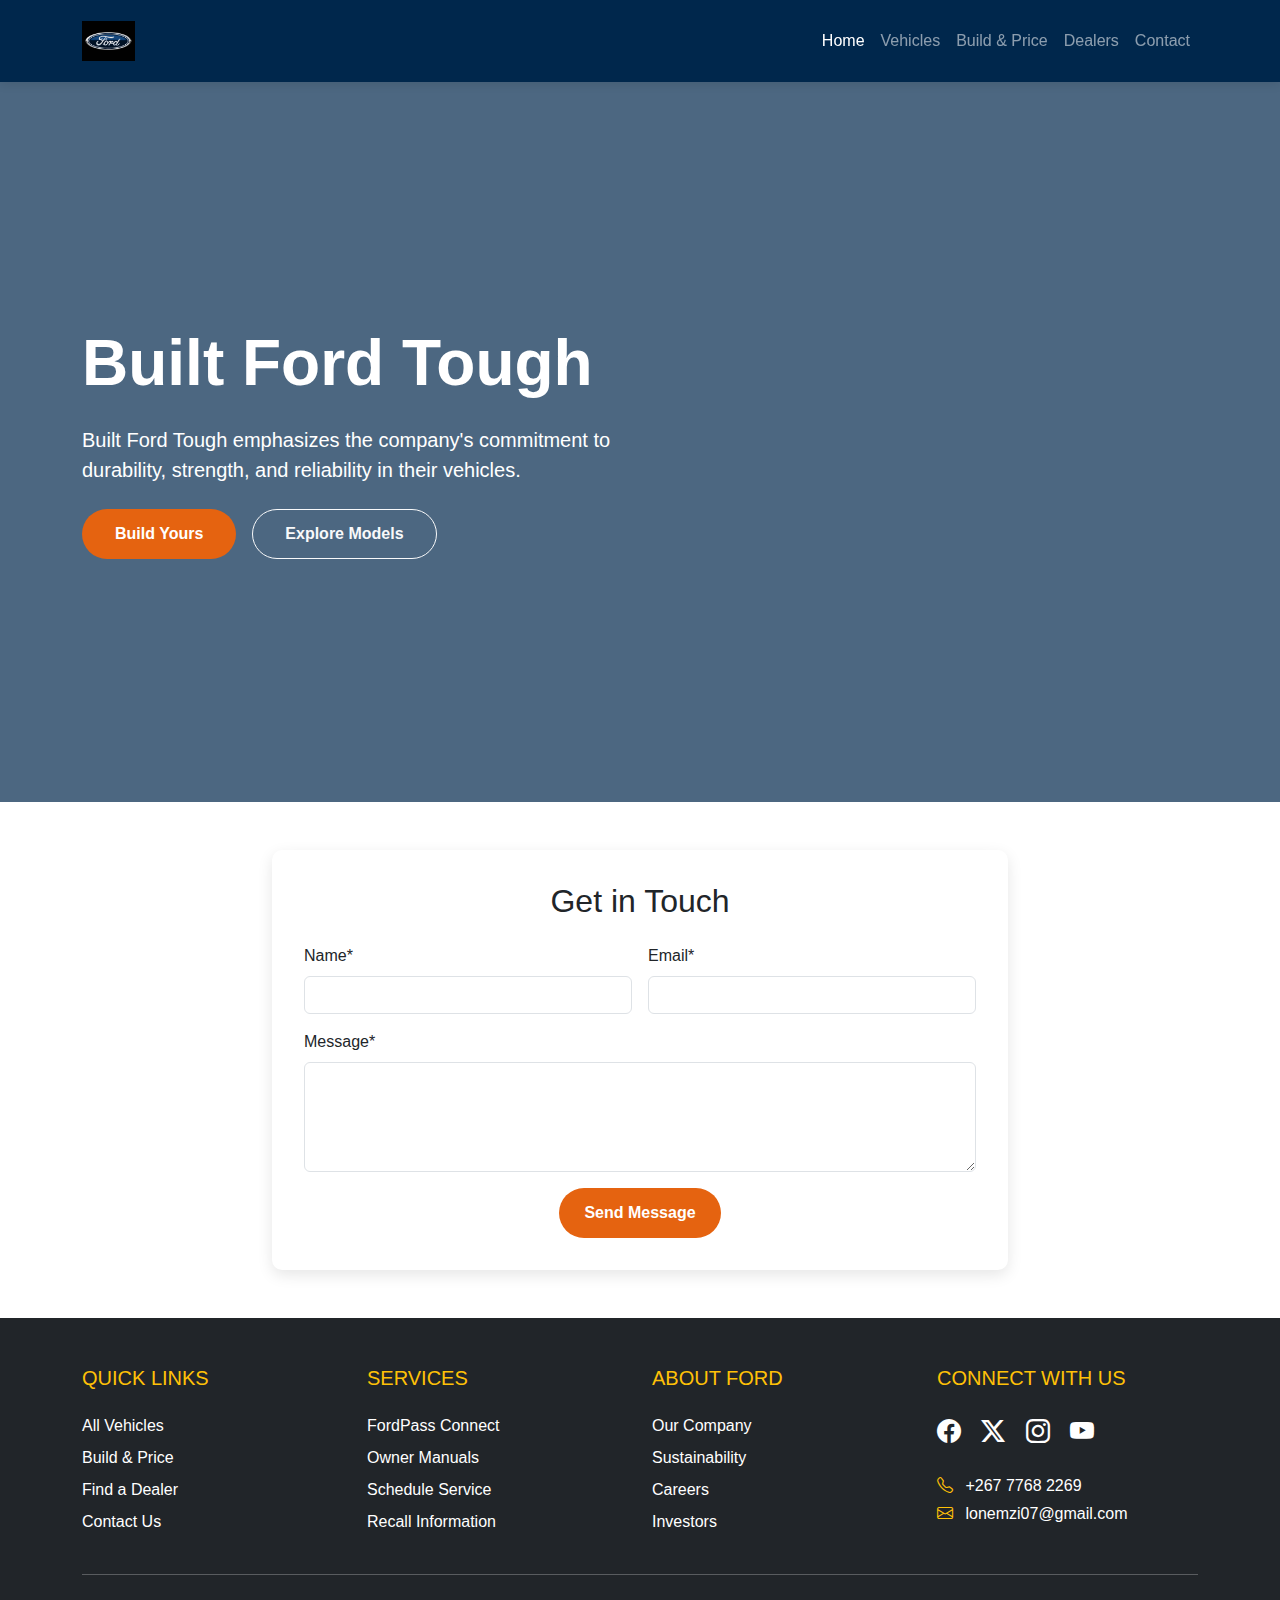
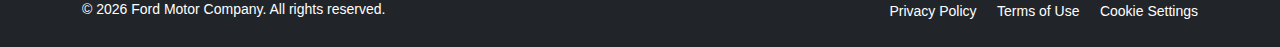
<file: index.html>
<!DOCTYPE html>
<html lang="en">
<head>

  <meta charset="UTF-8">
  <meta name="viewport" content="width=device-width, initial-scale=1.0">
  
  <title>Ford | Built Ford </title>
  
  
  <link href="https://cdn.jsdelivr.net/npm/bootstrap@5.3.2/dist/css/bootstrap.min.css" rel="stylesheet">
  
  
  <style>
    :root {
      --ford-blue: #00274C;
      --ford-orange: #E56310;
      --ford-light: #F5F5F5;
    }
    
    body {
      font-family: 'Segoe UI', Tahoma, Geneva, Verdana, sans-serif;
    }
    
    .navbar {
      background-color: var(--ford-blue) !important;
      padding: 1rem 0;
      box-shadow: 0 2px 10px rgba(0, 0, 0, 0.1);
    }
    
    .navbar-brand img {
      height: 40px;
    }
    
    .nav-link {
      font-weight: 500;
      padding: 0.5rem 1rem;
      transition: all 0.3s ease;
    }
    
    .nav-link:hover {
      color: var(--ford-orange) !important;
    }
    
    .hero-section {
      background: url('https://www.ford.com/cmslibs/content/dam/vdm_ford/live/en_us/ford/nameplate/f-150/2023/collections/3-2/23_FRD_F15_1005.jpg') no-repeat center center;
      background-size: cover;
      min-height: 80vh;
      position: relative;
    }
    
    .hero-overlay {
      background-color: rgba(0, 39, 76, 0.7);
    }
    
    .btn-ford {
      background-color: var(--ford-orange);
      color: white;
      border-radius: 50px;
      padding: 0.75rem 2rem;
      font-weight: 600;
      transition: all 0.3s ease;
    }
    
    .btn-ford:hover {
      background-color: #d4560d;
      color: white;
      transform: translateY(-2px);
    }
    
    .btn-outline-light {
      border-radius: 50px;
      padding: 0.75rem 2rem;
      font-weight: 600;
      transition: all 0.3s ease;
    }
    
    .contact-form {
      background-color: white;
      border-radius: 10px;
      padding: 2rem;
      box-shadow: 0 5px 15px rgba(0,0,0,0.1);
    }
    
    .form-control:focus {
      border-color: var(--ford-orange);
      box-shadow: 0 0 0 0.25rem rgba(229, 99, 16, 0.25);
    }
    
    footer {
      background-color: #212529;
    }
    
    footer a {
      transition: color 0.3s ease;
    }
    
    footer a:hover {
      color: var(--ford-orange) !important;
    }
  </style>
  
  <link rel="stylesheet" href="https://cdn.jsdelivr.net/npm/bootstrap-icons@1.11.1/font/bootstrap-icons.css">
</head>
<body>
  
  <nav class="navbar navbar-expand-lg navbar-dark sticky-top">
    <div class="container">
      <a class="navbar-brand" href="index.html">
        <img src="Yes I suffer from Blue Oval Addiction_.jpeg" alt="Ford" height="40">
      </a>
      <button class="navbar-toggler" type="button" data-bs-toggle="collapse" data-bs-target="#fordNavbar">
        <span class="navbar-toggler-icon"></span>
      </button>
      <div class="collapse navbar-collapse" id="fordNavbar">
        <ul class="navbar-nav ms-auto mb-2 mb-lg-0">
          <li class="nav-item">
            <a class="nav-link active" href="index.html">Home</a>
          </li>
          <li class="nav-item">
            <a class="nav-link" href="vehicles.html">Vehicles</a>
          </li>
          <li class="nav-item">
            <a class="nav-link" href="build-prices.html">Build & Price</a>
          </li>
          <li class="nav-item">
            <a class="nav-link" href="dealers.html">Dealers</a>
          </li>
          <li class="nav-item">
            <a class="nav-link" href="Contact.html">Contact</a>
          </li>
        </ul>
      </div>
    </div>
  </nav>

  
  <section class="hero-section d-flex align-items-center">
    <div class="hero-overlay w-100 h-100 position-absolute"></div>
    <div class="container position-relative text-white py-5">
      <div class="row">
        <div class="col-lg-6">
          <h1 class="display-3 fw-bold mb-4">Built Ford Tough</h1>
          <p class="lead mb-4">Built Ford Tough emphasizes the company's commitment to durability, strength, and reliability in their vehicles. </p>
          <div class="d-flex flex-wrap gap-3">
            <a href="build-prices.html" class="btn btn-ford">Build Yours</a>
            <a href="vehicles.html" class="btn btn-outline-light">Explore Models</a>
          </div>
        </div>
      </div>
    </div>
  </section>

  
  <div class="container my-5">
    <div class="row justify-content-center">
      <div class="col-lg-8">
        <div class="contact-form">
          <h2 class="text-center mb-4">Get in Touch</h2>
          <form id="quickContactForm" novalidate>
            <div class="row g-3">
              <div class="col-md-6">
                <label for="name" class="form-label">Name*</label>
                <input type="text" class="form-control" id="name" required>
                <div class="invalid-feedback">Please provide your name.</div>
              </div>
              <div class="col-md-6">
                <label for="email" class="form-label">Email*</label>
                <input type="email" class="form-control" id="email" required>
                <div class="invalid-feedback">Please provide a valid email.</div>
              </div>
              <div class="col-12">
                <label for="message" class="form-label">Message*</label>
                <textarea class="form-control" id="message" rows="4" required></textarea>
                <div class="invalid-feedback">Please enter your message.</div>
              </div>
              <div class="col-12 text-center">
                <button type="submit" class="btn btn-ford px-4">Send Message</button>
              </div>
            </div>
          </form>
        </div>
      </div>
    </div>
  </div>


  <footer class="bg-dark text-white pt-5 pb-4">
    <div class="container">
      <div class="row g-4">
        
        
        <div class="col-lg-3 col-md-6">
          <h5 class="text-uppercase text-warning mb-4">Quick Links</h5>
          <ul class="list-unstyled">
            <li class="mb-2"><a href="vehicles.html" class="text-white text-decoration-none">All Vehicles</a></li>
            <li class="mb-2"><a href="build-prices.html" class="text-white text-decoration-none">Build & Price</a></li>
            <li class="mb-2"><a href="dealers.html" class="text-white text-decoration-none">Find a Dealer</a></li>
            <li class="mb-2"><a href="contact.html" class="text-white text-decoration-none">Contact Us</a></li>
          </ul>
        </div>
        
        
        <div class="col-lg-3 col-md-6">
          <h5 class="text-uppercase text-warning mb-4">Services</h5>
          <ul class="list-unstyled">
            <li class="mb-2"><a href="#" class="text-white text-decoration-none">FordPass Connect</a></li>
            <li class="mb-2"><a href="#" class="text-white text-decoration-none">Owner Manuals</a></li>
            <li class="mb-2"><a href="#" class="text-white text-decoration-none">Schedule Service</a></li>
            <li class="mb-2"><a href="#" class="text-white text-decoration-none">Recall Information</a></li>
          </ul>
        </div>
        
        
        <div class="col-lg-3 col-md-6">
          <h5 class="text-uppercase text-warning mb-4">About Ford</h5>
          <ul class="list-unstyled">
            <li class="mb-2"><a href="#" class="text-white text-decoration-none">Our Company</a></li>
            <li class="mb-2"><a href="#" class="text-white text-decoration-none">Sustainability</a></li>
            <li class="mb-2"><a href="#" class="text-white text-decoration-none">Careers</a></li>
            <li class="mb-2"><a href="#" class="text-white text-decoration-none">Investors</a></li>
          </ul>
        </div>
        
        
        <div class="col-lg-3 col-md-6">
          <h5 class="text-uppercase text-warning mb-4">Connect With Us</h5>
          <div class="mb-4">
            <a href="#" class="text-white me-3"><i class="bi bi-facebook fs-4"></i></a>
            <a href="#" class="text-white me-3"><i class="bi bi-twitter-x fs-4"></i></a>
            <a href="#" class="text-white me-3"><i class="bi bi-instagram fs-4"></i></a>
            <a href="#" class="text-white me-3"><i class="bi bi-youtube fs-4"></i></a>
          </div>
          <div>
            <p class="mb-1"><i class="bi bi-telephone text-warning me-2"></i> +267 7768 2269</p>
            <p class="mb-1"><i class="bi bi-envelope text-warning me-2"></i> lonemzi07@gmail.com</p>
          </div>
        </div>
      </div>
      
      <hr class="my-4 bg-secondary">
      
     
      <div class="row">
        <div class="col-md-6 text-center text-md-start">
          <p class="small mb-0">&copy; 2023 Ford Motor Company. All rights reserved.</p>
        </div>
        <div class="col-md-6 text-center text-md-end">
          <a href="#" class="text-white text-decoration-none small me-3">Privacy Policy</a>
          <a href="#" class="text-white text-decoration-none small me-3">Terms of Use</a>
          <a href="#" class="text-white text-decoration-none small">Cookie Settings</a>
        </div>
      </div>
    </div>
  </footer>

  
  <script src="https://cdn.jsdelivr.net/npm/bootstrap@5.3.2/dist/js/bootstrap.bundle.min.js"></script>
  
  
  <script>
    document.addEventListener('DOMContentLoaded', function() {
      
      const form = document.getElementById('quickContactForm');
      
      form.addEventListener('submit', function(event) {
        event.preventDefault();
        event.stopPropagation();
        
        if (form.checkValidity()) {
          
          setTimeout(function() {
            
            alert('Thank you! Your message has been sent. We will contact you soon.');
            
          
            form.reset();
            form.classList.remove('was-validated');
          }, 1000);
        }
        
        form.classList.add('was-validated');
      }, false);
      
      
      document.querySelectorAll('a[href^="#"]').forEach(anchor => {
        anchor.addEventListener('click', function(e) {
          e.preventDefault();
          document.querySelector(this.getAttribute('href')).scrollIntoView({
            behavior: 'smooth'
          });
        });
      });
      
      
      document.querySelector('footer .small').textContent = `© ${new Date().getFullYear()} Ford Motor Company. All rights reserved.`;
    });
  </script>
</body>
</html>
</file>
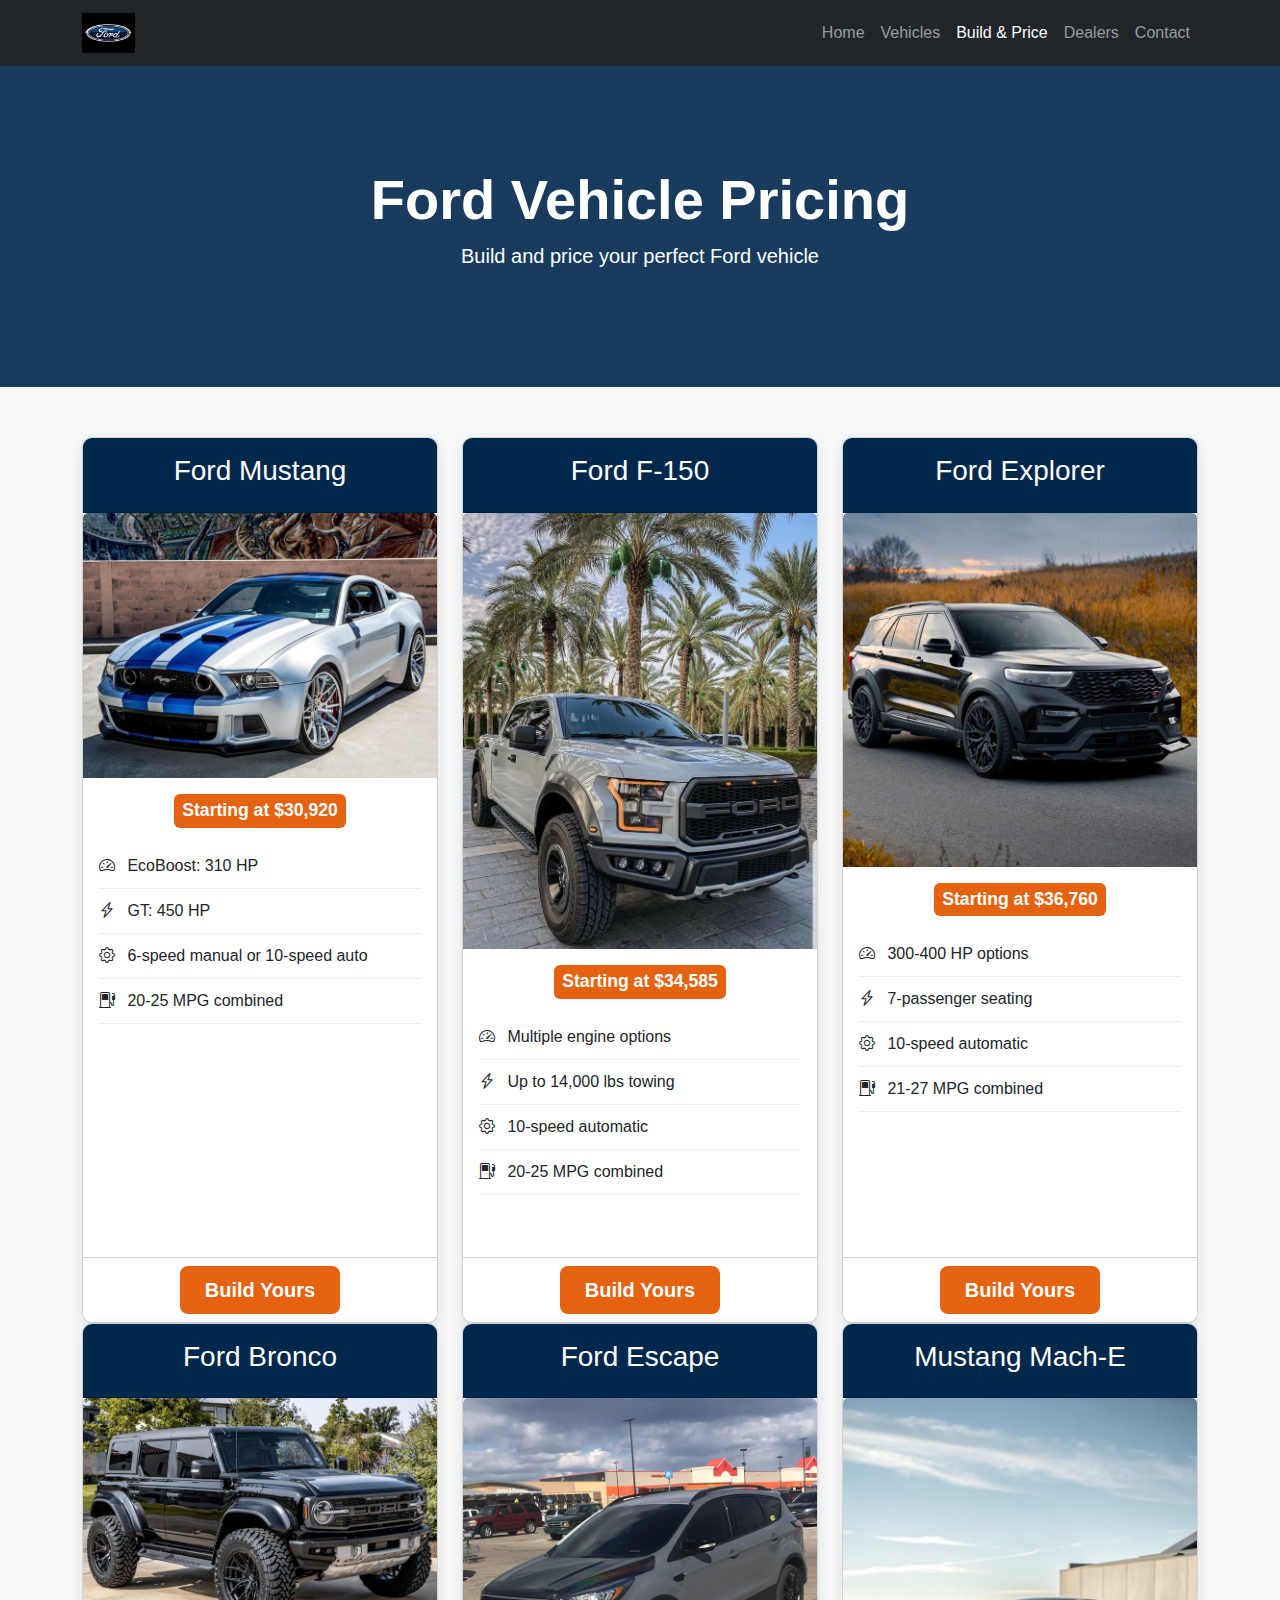
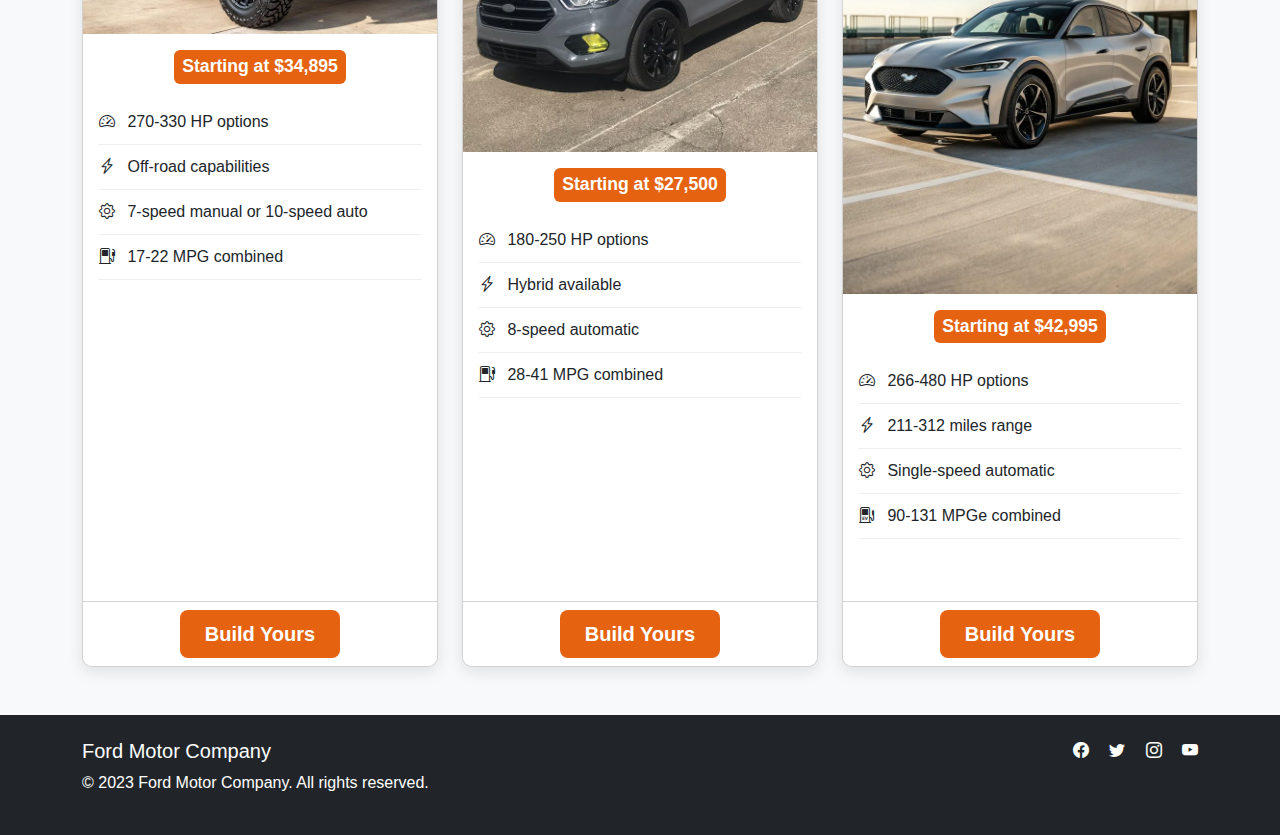
<file: build-prices.html>
<!DOCTYPE html>
<html lang="en">
<head>
  
  <meta charset="UTF-8">
  <meta name="viewport" content="width=device-width, initial-scale=1.0">
  
  
  <title>Ford | Build & Price</title>
  
  
  <link href="https://cdn.jsdelivr.net/npm/bootstrap@5.3.2/dist/css/bootstrap.min.css" rel="stylesheet">
  
  
  <style>
    :root {
      --ford-blue: #00274C;
      --ford-orange: #E56310;
    }
    
    body {
      font-family: 'Arial', sans-serif;
      background-color: #f8f9fa;
    }
    
    .price-header {
      background: linear-gradient(rgba(0, 39, 76, 0.9), rgba(0, 39, 76, 0.9)), 
                  url('https://www.ford.com/cmslibs/content/dam/vdm_ford/live/en_us/ford/nameplate/bronco/2022/collections/3_2/22_FRD_BRO_1005.jpg') center/cover;
      color: white;
      padding: 100px 0;
      margin-bottom: 50px;
    }
    
    .price-card {
      transition: transform 0.3s ease;
      border-radius: 10px;
      overflow: hidden;
      margin-bottom: 30px;
      box-shadow: 0 5px 15px rgba(0,0,0,0.1);
    }
    
    .price-card:hover {
      transform: translateY(-10px);
    }
    
    .price-card .card-header {
      background-color: var(--ford-blue);
      color: white;
      font-weight: bold;
    }
    
    .price-badge {
      background-color: var(--ford-orange);
      font-size: 1.1rem;
    }
    
    .spec-item {
      border-bottom: 1px solid #eee;
      padding: 10px 0;
    }
    
    .btn-ford {
      background-color: var(--ford-orange);
      color: white;
      font-weight: bold;
    }
    
    .btn-ford:hover {
      background-color: #d4560d;
      color: white;
    }
  </style>
  
  
  <link rel="stylesheet" href="https://cdn.jsdelivr.net/npm/bootstrap-icons@1.11.1/font/bootstrap-icons.css">
</head>
<body>
  
  <nav class="navbar navbar-expand-lg navbar-dark bg-dark sticky-top">
    <div class="container">
      <a class="navbar-brand" href="index.html">
        <img src="Yes I suffer from Blue Oval Addiction_.jpeg" alt="Ford" height="40">
      </a>
      <button class="navbar-toggler" type="button" data-bs-toggle="collapse" data-bs-target="#fordNavbar">
        <span class="navbar-toggler-icon"></span>
      </button>
      <div class="collapse navbar-collapse" id="fordNavbar">
        <ul class="navbar-nav ms-auto mb-2 mb-lg-0">
          <li class="nav-item">
            <a class="nav-link" href="index.html">Home</a>
          </li>
          <li class="nav-item">
            <a class="nav-link" href="vehicles.html">Vehicles</a>
          </li>
          <li class="nav-item">
            <a class="nav-link active" href="build-prices.html">Build & Price</a>
          </li>
          <li class="nav-item">
            <a class="nav-link" href="dealers.html">Dealers</a>
          </li>
          <li class="nav-item">
            <a class="nav-link" href="feedback.html">Contact</a>
          </li>
        </ul>
      </div>
    </div>
  </nav>

  
  <header class="price-header text-center">
    <div class="container">
      <h1 class="display-4 fw-bold">Ford Vehicle Pricing</h1>
      <p class="lead">Build and price your perfect Ford vehicle</p>
    </div>
  </header>

  
  <div class="container mb-5">
    <div class="row">
      
      <div class="col-lg-4 col-md-6">
        <div class="card price-card h-100">
          <div class="card-header text-center py-3">
            <h3>Ford Mustang</h3>
          </div>
          <img src="Ford Mustang.jpeg" class="card-img-top" alt="Ford Mustang">
          <div class="card-body">
            <div class="text-center mb-3">
              <span class="badge price-badge p-2">Starting at $30,920</span>
            </div>
            <ul class="list-unstyled">
              <li class="spec-item"><i class="bi bi-speedometer2 me-2"></i> EcoBoost: 310 HP</li>
              <li class="spec-item"><i class="bi bi-lightning-charge me-2"></i> GT: 450 HP</li>
              <li class="spec-item"><i class="bi bi-gear me-2"></i> 6-speed manual or 10-speed auto</li>
              <li class="spec-item"><i class="bi bi-fuel-pump me-2"></i> 20-25 MPG combined</li>
            </ul>
          </div>
          <div class="card-footer bg-white text-center">
            <a href="#" class="btn btn-ford btn-lg px-4">Build Yours</a>
          </div>
        </div>
      </div>
      
    
      <div class="col-lg-4 col-md-6">
        <div class="card price-card h-100">
          <div class="card-header text-center py-3">
            <h3>Ford F-150</h3>
          </div>
          <img src="Ford F-150.jpeg" class="card-img-top" alt="Ford F-150">
          <div class="card-body">
            <div class="text-center mb-3">
              <span class="badge price-badge p-2">Starting at $34,585</span>
            </div>
            <ul class="list-unstyled">
              <li class="spec-item"><i class="bi bi-speedometer2 me-2"></i> Multiple engine options</li>
              <li class="spec-item"><i class="bi bi-lightning-charge me-2"></i> Up to 14,000 lbs towing</li>
              <li class="spec-item"><i class="bi bi-gear me-2"></i> 10-speed automatic</li>
              <li class="spec-item"><i class="bi bi-fuel-pump me-2"></i> 20-25 MPG combined</li>
            </ul>
          </div>
          <div class="card-footer bg-white text-center">
            <a href="#" class="btn btn-ford btn-lg px-4">Build Yours</a>
          </div>
        </div>
      </div>
      
      
      <div class="col-lg-4 col-md-6">
        <div class="card price-card h-100">
          <div class="card-header text-center py-3">
            <h3>Ford Explorer</h3>
          </div>
          <img src="Ford Explorer.jpeg" class="card-img-top" alt="Ford Explorer">
          <div class="card-body">
            <div class="text-center mb-3">
              <span class="badge price-badge p-2">Starting at $36,760</span>
            </div>
            <ul class="list-unstyled">
              <li class="spec-item"><i class="bi bi-speedometer2 me-2"></i> 300-400 HP options</li>
              <li class="spec-item"><i class="bi bi-lightning-charge me-2"></i> 7-passenger seating</li>
              <li class="spec-item"><i class="bi bi-gear me-2"></i> 10-speed automatic</li>
              <li class="spec-item"><i class="bi bi-fuel-pump me-2"></i> 21-27 MPG combined</li>
            </ul>
          </div>
          <div class="card-footer bg-white text-center">
            <a href="#" class="btn btn-ford btn-lg px-4">Build Yours</a>
          </div>
        </div>
      </div>
      
      
      <div class="col-lg-4 col-md-6">
        <div class="card price-card h-100">
          <div class="card-header text-center py-3">
            <h3>Ford Bronco</h3>
          </div>
          <img src="Ford Bronco.jpeg" class="card-img-top" alt="Ford Bronco">
          <div class="card-body">
            <div class="text-center mb-3">
              <span class="badge price-badge p-2">Starting at $34,895</span>
            </div>
            <ul class="list-unstyled">
              <li class="spec-item"><i class="bi bi-speedometer2 me-2"></i> 270-330 HP options</li>
              <li class="spec-item"><i class="bi bi-lightning-charge me-2"></i> Off-road capabilities</li>
              <li class="spec-item"><i class="bi bi-gear me-2"></i> 7-speed manual or 10-speed auto</li>
              <li class="spec-item"><i class="bi bi-fuel-pump me-2"></i> 17-22 MPG combined</li>
            </ul>
          </div>
          <div class="card-footer bg-white text-center">
            <a href="#" class="btn btn-ford btn-lg px-4">Build Yours</a>
          </div>
        </div>
      </div>
      
      
      <div class="col-lg-4 col-md-6">
        <div class="card price-card h-100">
          <div class="card-header text-center py-3">
            <h3>Ford Escape</h3>
          </div>
          <img src="Ford Escape.jpeg" class="card-img-top" alt="Ford Escape">
          <div class="card-body">
            <div class="text-center mb-3">
              <span class="badge price-badge p-2">Starting at $27,500</span>
            </div>
            <ul class="list-unstyled">
              <li class="spec-item"><i class="bi bi-speedometer2 me-2"></i> 180-250 HP options</li>
              <li class="spec-item"><i class="bi bi-lightning-charge me-2"></i> Hybrid available</li>
              <li class="spec-item"><i class="bi bi-gear me-2"></i> 8-speed automatic</li>
              <li class="spec-item"><i class="bi bi-fuel-pump me-2"></i> 28-41 MPG combined</li>
            </ul>
          </div>
          <div class="card-footer bg-white text-center">
            <a href="#" class="btn btn-ford btn-lg px-4">Build Yours</a>
          </div>
        </div>
      </div>
      
      
      <div class="col-lg-4 col-md-6">
        <div class="card price-card h-100">
          <div class="card-header text-center py-3">
            <h3>Mustang Mach-E</h3>
          </div>
          <img src="Mustang Mach-E.jpeg" class="card-img-top" alt="Mustang Mach-E">
          <div class="card-body">
            <div class="text-center mb-3">
              <span class="badge price-badge p-2">Starting at $42,995</span>
            </div>
            <ul class="list-unstyled">
              <li class="spec-item"><i class="bi bi-speedometer2 me-2"></i> 266-480 HP options</li>
              <li class="spec-item"><i class="bi bi-lightning-charge me-2"></i> 211-312 miles range</li>
              <li class="spec-item"><i class="bi bi-gear me-2"></i> Single-speed automatic</li>
              <li class="spec-item"><i class="bi bi-ev-station me-2"></i> 90-131 MPGe combined</li>
            </ul>
          </div>
          <div class="card-footer bg-white text-center">
            <a href="#" class="btn btn-ford btn-lg px-4">Build Yours</a>
          </div>
        </div>
      </div>
    </div>
  </div>

  
  <footer class="bg-dark text-white py-4">
    <div class="container">
      <div class="row">
        <div class="col-md-6">
          <h5>Ford Motor Company</h5>
          <p>© 2023 Ford Motor Company. All rights reserved.</p>
        </div>
        <div class="col-md-6 text-md-end">
          <a href="#" class="text-white me-3"><i class="bi bi-facebook"></i></a>
          <a href="#" class="text-white me-3"><i class="bi bi-twitter"></i></a>
          <a href="#" class="text-white me-3"><i class="bi bi-instagram"></i></a>
          <a href="#" class="text-white"><i class="bi bi-youtube"></i></a>
        </div>
      </div>
    </div>
  </footer>

  
  <script src="https://cdn.jsdelivr.net/npm/bootstrap@5.3.2/dist/js/bootstrap.bundle.min.js"></script>
</body>
</html>
</file>
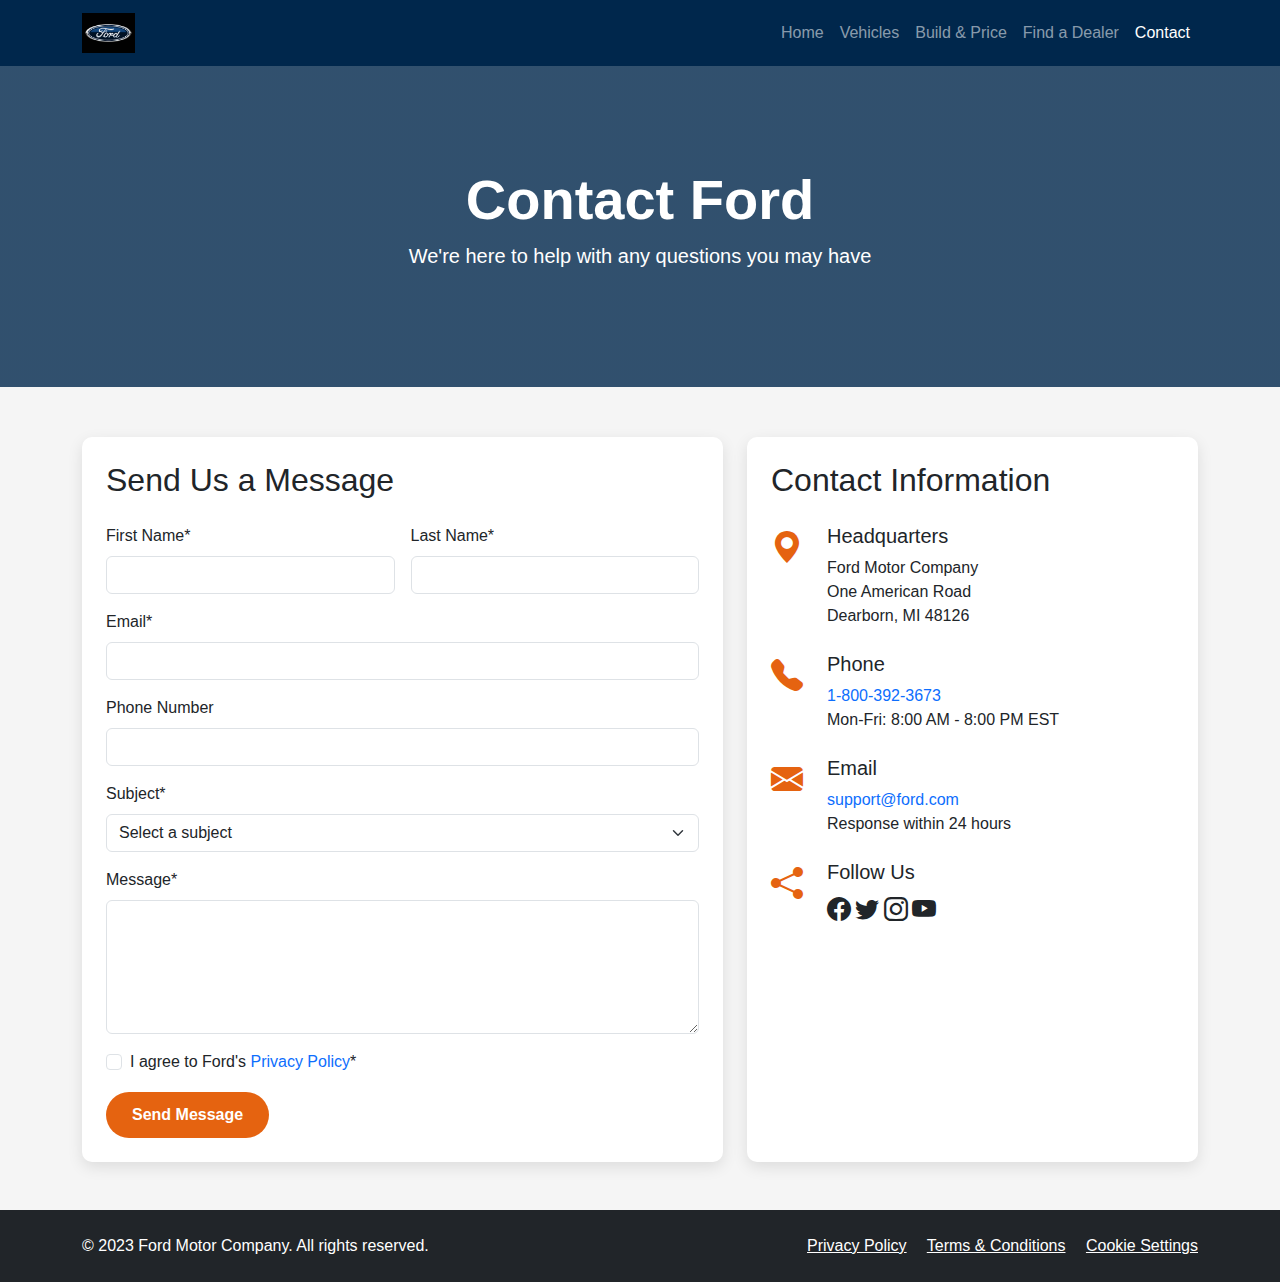
<file: Contact.html>
<!DOCTYPE html>
<html lang="en">
<head>
    <meta charset="UTF-8">
    <meta name="viewport" content="width=device-width, initial-scale=1.0">
    <title>Contact Us | Ford</title>
    <link href="https://cdn.jsdelivr.net/npm/bootstrap@5.3.2/dist/css/bootstrap.min.css" rel="stylesheet">
    <link rel="stylesheet" href="https://cdn.jsdelivr.net/npm/bootstrap-icons@1.11.1/font/bootstrap-icons.css">
    <style>
        
        :root {
            --ford-blue: #00274C;
            --ford-orange: #E56310;
            --ford-light: #F5F5F5;
        }
        
        body {
            font-family: 'Segoe UI', Tahoma, Geneva, Verdana, sans-serif;
            background-color: var(--ford-light);
        }
        
        .contact-header {
            background: linear-gradient(rgba(0, 39, 76, 0.8), rgba(0, 39, 76, 0.8)), 
                        url('https://www.ford.com/cmslibs/content/dam/brand_ford/en_us/brand/legacy/ford-blue-oval.png') center/cover;
            color: white;
            padding: 100px 0;
            margin-bottom: 50px;
        }
        
        .contact-card {
            border-radius: 10px;
            box-shadow: 0 5px 15px rgba(0,0,0,0.1);
            transition: transform 0.3s ease;
            border: none;
        }
        
        .contact-card:hover {
            transform: translateY(-5px);
        }
        
        .form-control:focus {
            border-color: var(--ford-orange);
            box-shadow: 0 0 0 0.25rem rgba(229, 99, 16, 0.25);
        }
        
        .btn-ford {
            background-color: var(--ford-orange);
            color: white;
            font-weight: 600;
            padding: 10px 25px;
            border-radius: 50px;
        }
        
        .btn-ford:hover {
            background-color: #d4560d;
            color: white;
        }
        
        .contact-icon {
            font-size: 2rem;
            color: var(--ford-orange);
            margin-bottom: 15px;
        }
        
        #successMessage {
            display: none;
        }
    </style>
</head>
<body>
    
    <nav class="navbar navbar-expand-lg navbar-dark" style="background-color: var(--ford-blue);">
        <div class="container">
            <a class="navbar-brand" href="index.html">
                <img src="Yes I suffer from Blue Oval Addiction_.jpeg" alt="Ford" height="40">
            </a>
            <button class="navbar-toggler" type="button" data-bs-toggle="collapse" data-bs-target="#navbarNav">
                <span class="navbar-toggler-icon"></span>
            </button>
            <div class="collapse navbar-collapse" id="navbarNav">
                <ul class="navbar-nav ms-auto">
                    <li class="nav-item">
                        <a class="nav-link" href="index.html">Home</a>
                    </li>
                    <li class="nav-item">
                        <a class="nav-link" href="vehicles.html">Vehicles</a>
                    </li>
                    <li class="nav-item">
                        <a class="nav-link" href="build-prices.html">Build & Price</a>
                    </li>
                    <li class="nav-item">
                        <a class="nav-link" href="dealers.html">Find a Dealer</a>
                    </li>
                    <li class="nav-item">
                        <a class="nav-link active" href="feedback.html">Contact</a>
                    </li>
                </ul>
            </div>
        </div>
    </nav>

    
    <header class="contact-header text-center">
        <div class="container">
            <h1 class="display-4 fw-bold">Contact Ford</h1>
            <p class="lead">We're here to help with any questions you may have</p>
        </div>
    </header>

   
    <div class="container mb-5">
        <div class="row g-4">
            
            <div class="col-lg-7">
                <div class="card contact-card h-100">
                    <div class="card-body p-4">
                        <h2 class="mb-4">Send Us a Message</h2>
                        
                        <div id="successMessage" class="alert alert-success">
                            Thank you! Your message has been sent successfully. We'll contact you soon.
                        </div>
                        
                        <form id="contactForm" novalidate>
                            <div class="row g-3">
                                <div class="col-md-6">
                                    <label for="firstName" class="form-label">First Name*</label>
                                    <input type="text" class="form-control" id="firstName" required>
                                    <div class="invalid-feedback">
                                        Please provide your first name.
                                    </div>
                                </div>
                                <div class="col-md-6">
                                    <label for="lastName" class="form-label">Last Name*</label>
                                    <input type="text" class="form-control" id="lastName" required>
                                    <div class="invalid-feedback">
                                        Please provide your last name.
                                    </div>
                                </div>
                                <div class="col-12">
                                    <label for="email" class="form-label">Email*</label>
                                    <input type="email" class="form-control" id="email" required>
                                    <div class="invalid-feedback">
                                        Please provide a valid email.
                                    </div>
                                </div>
                                <div class="col-12">
                                    <label for="phone" class="form-label">Phone Number</label>
                                    <input type="tel" class="form-control" id="phone">
                                </div>
                                <div class="col-12">
                                    <label for="subject" class="form-label">Subject*</label>
                                    <select class="form-select" id="subject" required>
                                        <option value="" selected disabled>Select a subject</option>
                                        <option value="sales">Vehicle Sales</option>
                                        <option value="service">Service & Maintenance</option>
                                        <option value="parts">Parts & Accessories</option>
                                        <option value="feedback">Feedback</option>
                                        <option value="other">Other</option>
                                    </select>
                                    <div class="invalid-feedback">
                                        Please select a subject.
                                    </div>
                                </div>
                                <div class="col-12">
                                    <label for="message" class="form-label">Message*</label>
                                    <textarea class="form-control" id="message" rows="5" required></textarea>
                                    <div class="invalid-feedback">
                                        Please enter your message.
                                    </div>
                                </div>
                                <div class="col-12">
                                    <div class="form-check">
                                        <input class="form-check-input" type="checkbox" id="consent" required>
                                        <label class="form-check-label" for="consent">
                                            I agree to Ford's <a href="#" class="text-decoration-none">Privacy Policy</a>*
                                        </label>
                                        <div class="invalid-feedback">
                                            You must agree before submitting.
                                        </div>
                                    </div>
                                </div>
                                <div class="col-12">
                                    <button type="submit" class="btn btn-ford">Send Message</button>
                                </div>
                            </div>
                        </form>
                    </div>
                </div>
            </div>
            
            
            <div class="col-lg-5">
                <div class="card contact-card h-100">
                    <div class="card-body p-4">
                        <h2 class="mb-4">Contact Information</h2>
                        
                        <div class="d-flex mb-4">
                            <div class="me-4">
                                <i class="bi bi-geo-alt-fill contact-icon"></i>
                            </div>
                            <div>
                                <h5>Headquarters</h5>
                                <p class="mb-0">Ford Motor Company<br>
                                One American Road<br>
                                Dearborn, MI 48126</p>
                            </div>
                        </div>
                        
                        <div class="d-flex mb-4">
                            <div class="me-4">
                                <i class="bi bi-telephone-fill contact-icon"></i>
                            </div>
                            <div>
                                <h5>Phone</h5>
                                <p class="mb-0">
                                    <a href="tel:+18003923673" class="text-decoration-none">1-800-392-3673</a><br>
                                    Mon-Fri: 8:00 AM - 8:00 PM EST
                                </p>
                            </div>
                        </div>
                        
                        <div class="d-flex mb-4">
                            <div class="me-4">
                                <i class="bi bi-envelope-fill contact-icon"></i>
                            </div>
                            <div>
                                <h5>Email</h5>
                                <p class="mb-0">
                                    <a href="mailto:support@ford.com" class="text-decoration-none">support@ford.com</a><br>
                                    Response within 24 hours
                                </p>
                            </div>
                        </div>
                        
                        <div class="d-flex">
                            <div class="me-4">
                                <i class="bi bi-share-fill contact-icon"></i>
                            </div>
                            <div>
                                <h5>Follow Us</h5>
                                <div class="social-icons">
                                  <a href="https://www.facebook.com" target="https://www.facebook.com/share/v/16d5mfxEbd/" class="text-dark"><i class="bi bi-facebook fs-4"></i></a>
                                  <a href="https://www.twitter.com" target="https://x.com/Ford" class="text-dark"><i class="bi bi-twitter fs-4"></i></a>
                                  <a href="https://www.instagram.com" target="https://www.instagram.com/p/DKM5SzKNqXD/?utm_source=ig_web_copy_link&igsh=MzRlODBiNWFlZA==" class="text-dark"><i class="bi bi-instagram fs-4"></i></a>
                                  <a href="https://www.youtube.com" target="http://www.youtube.com/@ford" class="text-dark"><i class="bi bi-youtube fs-4"></i></a>
                            </div>
                            
                            </div>
                        </div>
                    </div>
                </div>
            </div>
        </div>
    </div>

   
    <footer class="bg-dark text-white py-4">
        <div class="container">
            <div class="row">
                <div class="col-md-6">
                    <p class="mb-0">© 2023 Ford Motor Company. All rights reserved.</p>
                </div>
                <div class="col-md-6 text-md-end">
                    <a href="#" class="text-white me-3">Privacy Policy</a>
                    <a href="#" class="text-white me-3">Terms & Conditions</a>
                    <a href="#" class="text-white">Cookie Settings</a>
                </div>
            </div>
        </div>
    </footer>

    
    <script src="https://cdn.jsdelivr.net/npm/bootstrap@5.3.2/dist/js/bootstrap.bundle.min.js"></script>
    
    
    <script>
        document.addEventListener('DOMContentLoaded', function() {
           
            const form = document.getElementById('contactForm');
            
            form.addEventListener('submit', function(event) {
                event.preventDefault();
                event.stopPropagation();
                
                if (form.checkValidity()) {
                    
                    setTimeout(function() {
                        
                        document.getElementById('successMessage').style.display = 'block';
                        
                        
                        document.getElementById('successMessage').scrollIntoView({
                            behavior: 'smooth'
                        });
                        
                        
                        form.reset();
                        form.classList.remove('was-validated');
                        
                        
                        setTimeout(function() {
                            document.getElementById('successMessage').style.display = 'none';
                        }, 5000);
                    }, 1000);
                }
                
                form.classList.add('was-validated');
            }, false);
            
            
            const phoneInput = document.getElementById('phone');
            
            phoneInput.addEventListener('input', function(e) {
                const x = e.target.value.replace(/\D/g, '').match(/(\d{0,3})(\d{0,3})(\d{0,4})/);
                e.target.value = !x[2] ? x[1] : '(' + x[1] + ') ' + x[2] + (x[3] ? '-' + x[3] : '');
            });
            
            document.querySelectorAll('a[href^="#"]').forEach(anchor => {
                anchor.addEventListener('click', function(e) {
                    e.preventDefault();
                    document.querySelector(this.getAttribute('href')).scrollIntoView({
                        behavior: 'smooth'
                    });
                });
            });
        });
    </script>
</body>
</html>
</file>
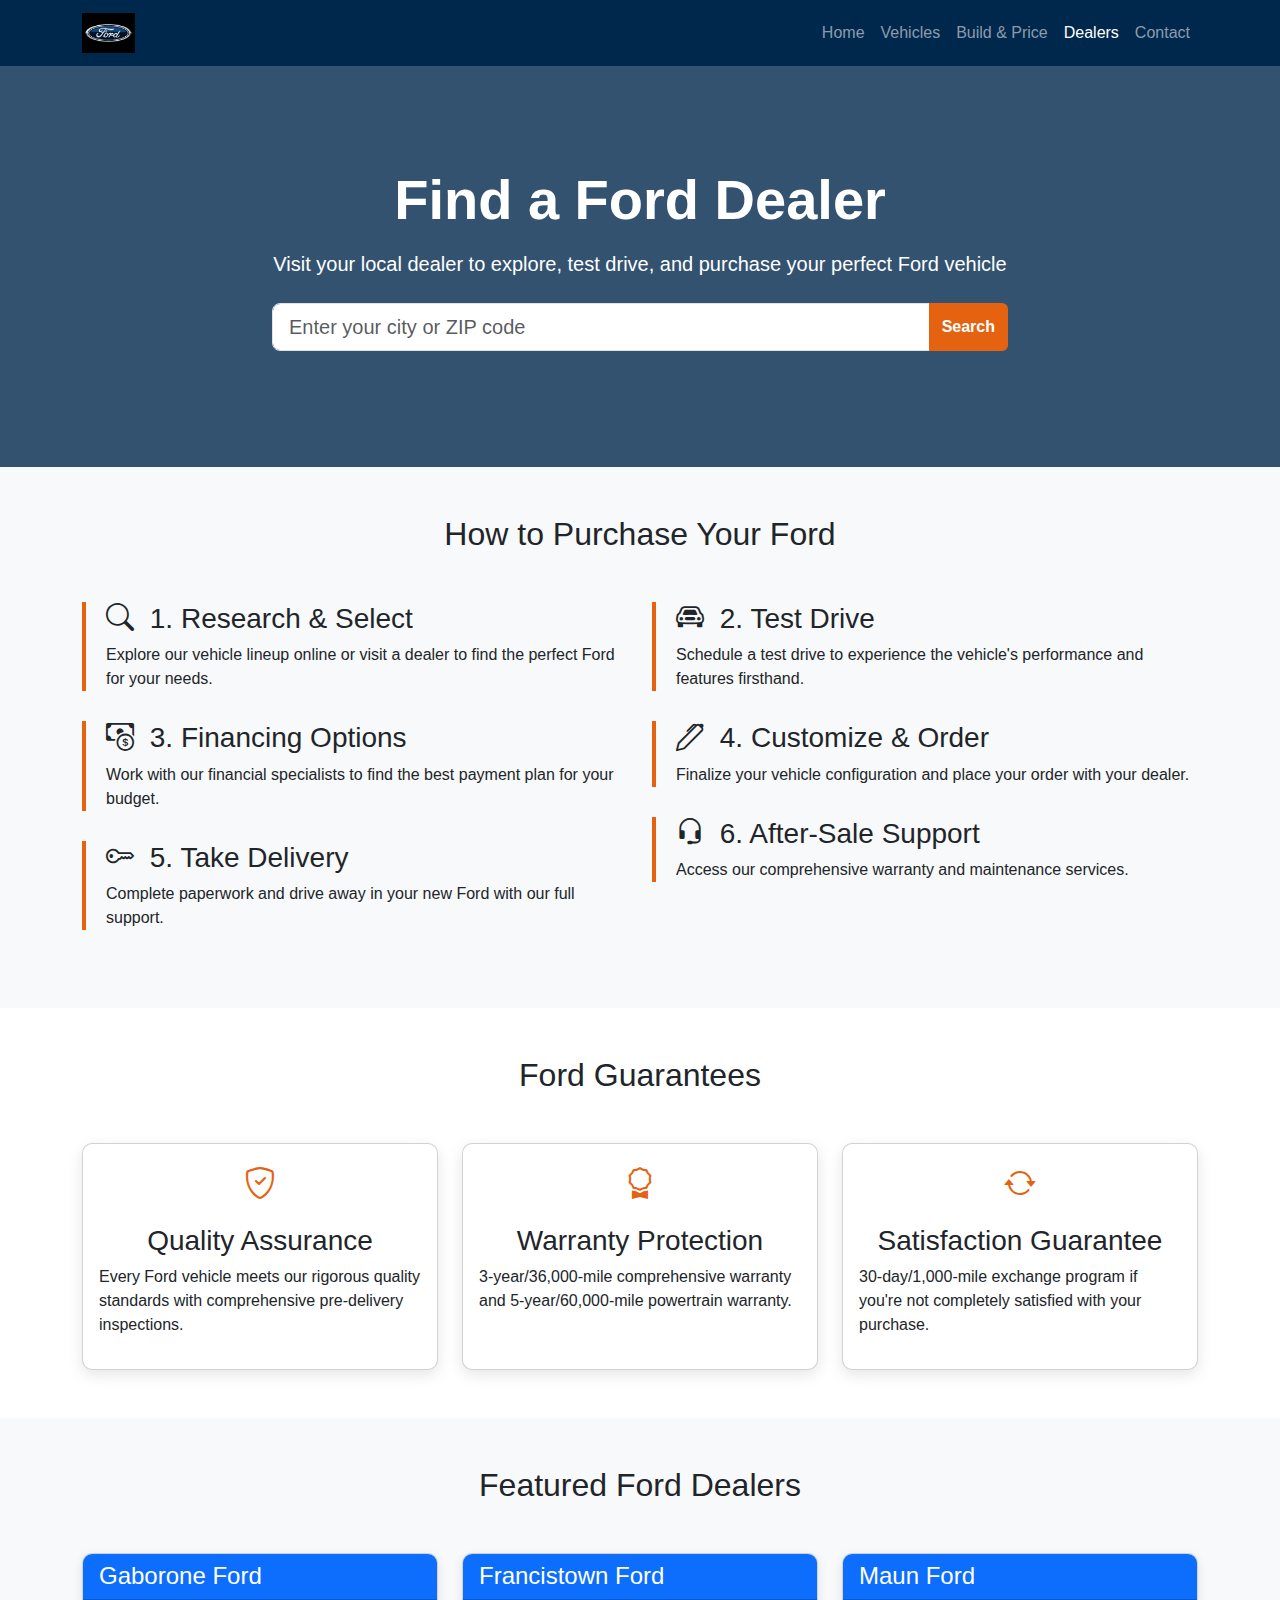
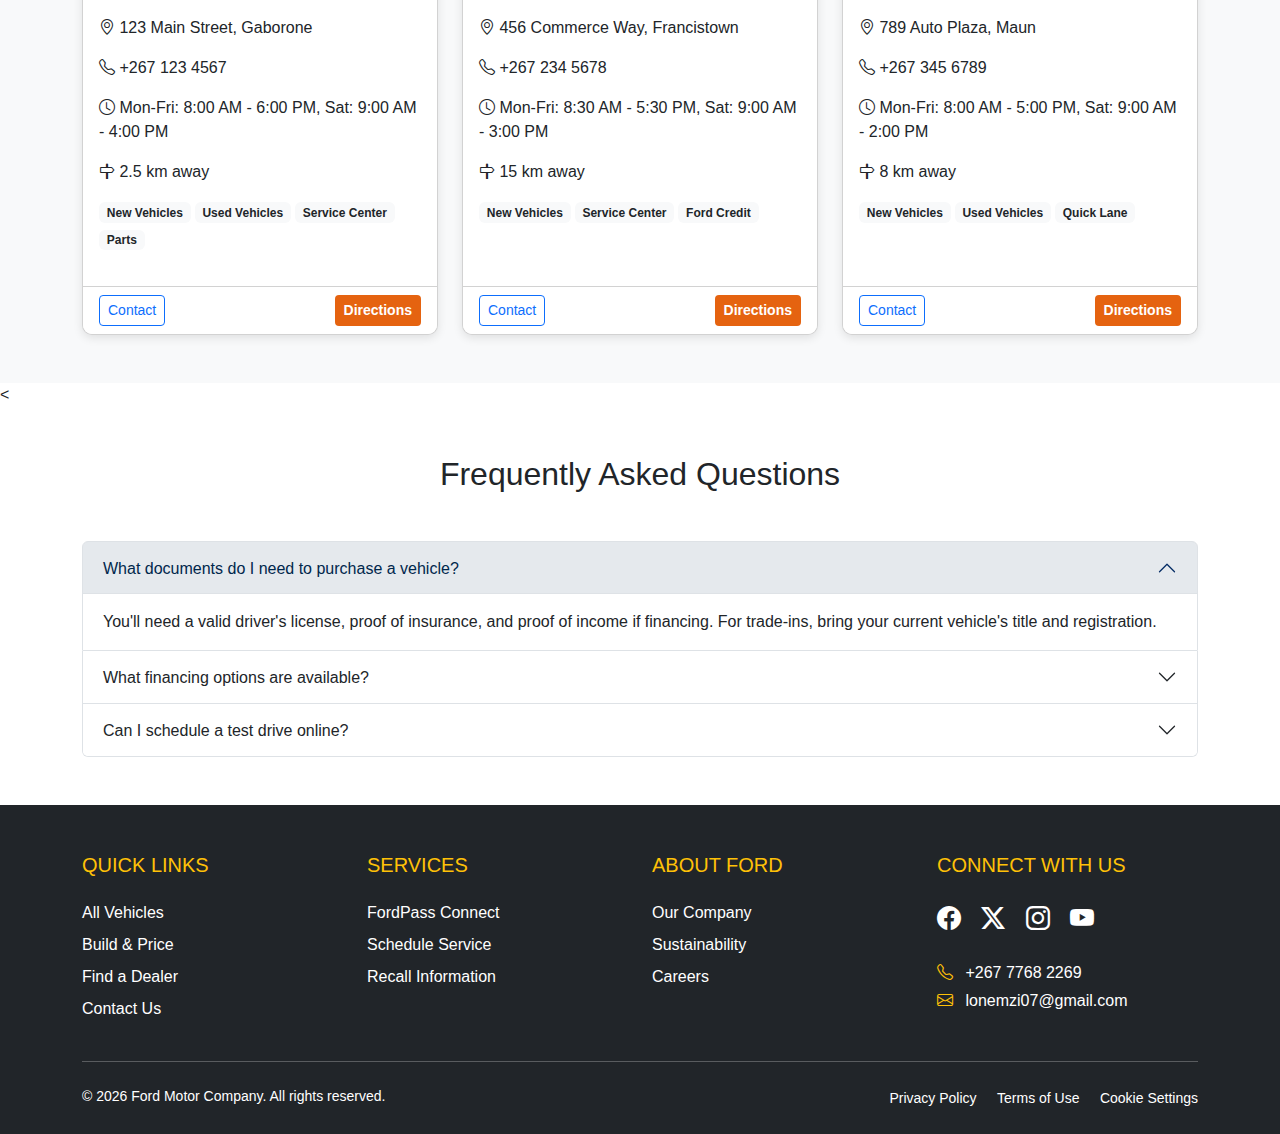
<file: dealers.html>
<!DOCTYPE html>
<html lang="en">
<head>
    <meta charset="UTF-8">
    <meta name="viewport" content="width=device-width, initial-scale=1.0">
    <title>Find a Ford Dealer | Ford</title>
    
    <link href="https://cdn.jsdelivr.net/npm/bootstrap@5.3.2/dist/css/bootstrap.min.css" rel="stylesheet">
    
    <link rel="stylesheet" href="https://cdn.jsdelivr.net/npm/bootstrap-icons@1.11.1/font/bootstrap-icons.css">
    <style>
        :root {
            --ford-blue: #00274C;
            --ford-orange: #E56310;
            --ford-light: #F5F5F5;
        }
        
        body {
            font-family: 'Segoe UI', Tahoma, Geneva, Verdana, sans-serif;
        }
        
        .navbar {
            background-color: var(--ford-blue) !important;
        }
        
        .dealer-hero {
            background: linear-gradient(rgba(0, 39, 76, 0.8), rgba(0, 39, 76, 0.8)), 
                        url('https://www.ford.com/cmslibs/content/dam/vdm_ford/live/en_us/ford/nameplate/f-150/2023/collections/3-2/23_FRD_F15_1005.jpg') center/cover;
            color: white;
            padding: 100px 0;
        }
        
        .purchase-step {
            border-left: 4px solid var(--ford-orange);
            padding-left: 20px;
            margin-bottom: 30px;
        }
        
        .guarantee-card {
            border-radius: 10px;
            box-shadow: 0 5px 15px rgba(0,0,0,0.1);
            transition: transform 0.3s ease;
            height: 100%;
        }
        
        .guarantee-card:hover {
            transform: translateY(-5px);
        }
        
        .dealer-card {
            border-radius: 10px;
            overflow: hidden;
            box-shadow: 0 3px 10px rgba(0,0,0,0.1);
            transition: all 0.3s ease;
        }
        
        .dealer-card:hover {
            transform: translateY(-5px);
            box-shadow: 0 10px 20px rgba(0,0,0,0.15);
        }
        
        .btn-ford {
            background-color: var(--ford-orange);
            color: white;
            font-weight: 600;
        }
        
        .btn-ford:hover {
            background-color: #d4560d;
            color: white;
        }
        
        .accordion-button:not(.collapsed) {
            background-color: rgba(0, 39, 76, 0.1);
            color: var(--ford-blue);
        }
        
        .accordion-button:focus {
            box-shadow: 0 0 0 0.25rem rgba(229, 99, 16, 0.25);
        }
    </style>
</head>
<body>
    
    <nav class="navbar navbar-expand-lg navbar-dark sticky-top">
        <div class="container">
            <a class="navbar-brand" href="index.html">
                <img src="Yes I suffer from Blue Oval Addiction_.jpeg" alt="Ford" height="40">
            </a>
            <button class="navbar-toggler" type="button" data-bs-toggle="collapse" data-bs-target="#fordNavbar">
                <span class="navbar-toggler-icon"></span>
            </button>
            <div class="collapse navbar-collapse" id="fordNavbar">
                <ul class="navbar-nav ms-auto mb-2 mb-lg-0">
                    <li class="nav-item">
                        <a class="nav-link" href="index.html">Home</a>
                    </li>
                    <li class="nav-item">
                        <a class="nav-link" href="vehicles.html">Vehicles</a>
                    </li>
                    <li class="nav-item">
                        <a class="nav-link" href="build-prices.html">Build & Price</a>
                    </li>
                    <li class="nav-item">
                        <a class="nav-link active" href="dealers.html">Dealers</a>
                    </li>
                    <li class="nav-item">
                        <a class="nav-link" href="contact.html">Contact</a>
                    </li>
                </ul>
            </div>
        </div>
    </nav>

    
    <section class="dealer-hero text-center">
        <div class="container">
            <h1 class="display-4 fw-bold mb-3">Find a Ford Dealer</h1>
            <p class="lead mb-4">Visit your local dealer to explore, test drive, and purchase your perfect Ford vehicle</p>
            <div class="row justify-content-center">
                <div class="col-md-8">
                    <div class="input-group mb-3">
                        <input type="text" class="form-control form-control-lg" id="dealerSearch" placeholder="Enter your city or ZIP code">
                        <button class="btn btn-ford" type="button" id="searchButton">Search</button>
                    </div>
                </div>
            </div>
        </div>
    </section>

    
    <section class="py-5 bg-light">
        <div class="container">
            <h2 class="text-center mb-5">How to Purchase Your Ford</h2>
            <div class="row">
                <div class="col-md-6">
                    <div class="purchase-step">
                        <h3><i class="bi bi-search me-2"></i> 1. Research & Select</h3>
                        <p>Explore our vehicle lineup online or visit a dealer to find the perfect Ford for your needs.</p>
                    </div>
                    <div class="purchase-step">
                        <h3><i class="bi bi-cash-coin me-2"></i> 3. Financing Options</h3>
                        <p>Work with our financial specialists to find the best payment plan for your budget.</p>
                    </div>
                    <div class="purchase-step">
                        <h3><i class="bi bi-key me-2"></i> 5. Take Delivery</h3>
                        <p>Complete paperwork and drive away in your new Ford with our full support.</p>
                    </div>
                </div>
                <div class="col-md-6">
                    <div class="purchase-step">
                        <h3><i class="bi bi-car-front me-2"></i> 2. Test Drive</h3>
                        <p>Schedule a test drive to experience the vehicle's performance and features firsthand.</p>
                    </div>
                    <div class="purchase-step">
                        <h3><i class="bi bi-pen me-2"></i> 4. Customize & Order</h3>
                        <p>Finalize your vehicle configuration and place your order with your dealer.</p>
                    </div>
                    <div class="purchase-step">
                        <h3><i class="bi bi-headset me-2"></i> 6. After-Sale Support</h3>
                        <p>Access our comprehensive warranty and maintenance services.</p>
                    </div>
                </div>
            </div>
        </div>
    </section>

    
    <section class="py-5">
        <div class="container">
            <h2 class="text-center mb-5">Ford Guarantees</h2>
            <div class="row g-4">
                <div class="col-md-4">
                    <div class="card guarantee-card h-100">
                        <div class="card-body">
                            <div class="text-center mb-3">
                                <i class="bi bi-shield-check text-ford-orange" style="font-size: 2rem; color: var(--ford-orange);"></i>
                            </div>
                            <h3 class="text-center">Quality Assurance</h3>
                            <p>Every Ford vehicle meets our rigorous quality standards with comprehensive pre-delivery inspections.</p>
                        </div>
                    </div>
                </div>
                <div class="col-md-4">
                    <div class="card guarantee-card h-100">
                        <div class="card-body">
                            <div class="text-center mb-3">
                                <i class="bi bi-award" style="font-size: 2rem; color: var(--ford-orange);"></i>
                            </div>
                            <h3 class="text-center">Warranty Protection</h3>
                            <p>3-year/36,000-mile comprehensive warranty and 5-year/60,000-mile powertrain warranty.</p>
                        </div>
                    </div>
                </div>
                <div class="col-md-4">
                    <div class="card guarantee-card h-100">
                        <div class="card-body">
                            <div class="text-center mb-3">
                                <i class="bi bi-arrow-repeat" style="font-size: 2rem; color: var(--ford-orange);"></i>
                            </div>
                            <h3 class="text-center">Satisfaction Guarantee</h3>
                            <p>30-day/1,000-mile exchange program if you're not completely satisfied with your purchase.</p>
                        </div>
                    </div>
                </div>
            </div>
        </div>
    </section>

    
    <section class="py-5 bg-light">
        <div class="container">
            <h2 class="text-center mb-5">Featured Ford Dealers</h2>
            <div class="row g-4" id="dealerResults">
                
            </div>
        </div>
    </section>

    <
    <section class="py-5">
        <div class="container">
            <h2 class="text-center mb-5">Frequently Asked Questions</h2>
            <div class="accordion" id="faqAccordion">
                <div class="accordion-item">
                    <h2 class="accordion-header">
                        <button class="accordion-button" type="button" data-bs-toggle="collapse" data-bs-target="#faq1">
                            What documents do I need to purchase a vehicle?
                        </button>
                    </h2>
                    <div id="faq1" class="accordion-collapse collapse show" data-bs-parent="#faqAccordion">
                        <div class="accordion-body">
                            You'll need a valid driver's license, proof of insurance, and proof of income if financing. For trade-ins, bring your current vehicle's title and registration.
                        </div>
                    </div>
                </div>
                <div class="accordion-item">
                    <h2 class="accordion-header">
                        <button class="accordion-button collapsed" type="button" data-bs-toggle="collapse" data-bs-target="#faq2">
                            What financing options are available?
                        </button>
                    </h2>
                    <div id="faq2" class="accordion-collapse collapse" data-bs-parent="#faqAccordion">
                        <div class="accordion-body">
                            Ford Credit offers competitive rates with terms from 24 to 84 months. We also work with all major banks and credit unions to find you the best rate.
                        </div>
                    </div>
                </div>
                <div class="accordion-item">
                    <h2 class="accordion-header">
                        <button class="accordion-button collapsed" type="button" data-bs-toggle="collapse" data-bs-target="#faq3">
                            Can I schedule a test drive online?
                        </button>
                    </h2>
                    <div id="faq3" class="accordion-collapse collapse" data-bs-parent="#faqAccordion">
                        <div class="accordion-body">
                            Yes! Use our dealer locator to find your preferred dealer and schedule a test drive directly through their website or by calling them.
                        </div>
                    </div>
                </div>
            </div>
        </div>
    </section>

    
    <footer class="bg-dark text-white pt-5 pb-4">
        <div class="container">
            <div class="row g-4">
                <div class="col-lg-3 col-md-6">
                    <h5 class="text-uppercase text-warning mb-4">Quick Links</h5>
                    <ul class="list-unstyled">
                        <li class="mb-2"><a href="vehicles.html" class="text-white text-decoration-none">All Vehicles</a></li>
                        <li class="mb-2"><a href="build-prices.html" class="text-white text-decoration-none">Build & Price</a></li>
                        <li class="mb-2"><a href="dealers.html" class="text-white text-decoration-none">Find a Dealer</a></li>
                        <li class="mb-2"><a href="contact.html" class="text-white text-decoration-none">Contact Us</a></li>
                    </ul>
                </div>
                <div class="col-lg-3 col-md-6">
                    <h5 class="text-uppercase text-warning mb-4">Services</h5>
                    <ul class="list-unstyled">
                        <li class="mb-2"><a href="#" class="text-white text-decoration-none">FordPass Connect</a></li>
                        <li class="mb-2"><a href="#" class="text-white text-decoration-none">Schedule Service</a></li>
                        <li class="mb-2"><a href="#" class="text-white text-decoration-none">Recall Information</a></li>
                    </ul>
                </div>
                <div class="col-lg-3 col-md-6">
                    <h5 class="text-uppercase text-warning mb-4">About Ford</h5>
                    <ul class="list-unstyled">
                        <li class="mb-2"><a href="#" class="text-white text-decoration-none">Our Company</a></li>
                        <li class="mb-2"><a href="#" class="text-white text-decoration-none">Sustainability</a></li>
                        <li class="mb-2"><a href="#" class="text-white text-decoration-none">Careers</a></li>
                    </ul>
                </div>
                <div class="col-lg-3 col-md-6">
                    <h5 class="text-uppercase text-warning mb-4">Connect With Us</h5>
                    <div class="mb-4">
                        <a href="#" class="text-white me-3"><i class="bi bi-facebook fs-4"></i></a>
                        <a href="#" class="text-white me-3"><i class="bi bi-twitter-x fs-4"></i></a>
                        <a href="#" class="text-white me-3"><i class="bi bi-instagram fs-4"></i></a>
                        <a href="#" class="text-white me-3"><i class="bi bi-youtube fs-4"></i></a>
                    </div>
                    <div>
                        <p class="mb-1"><i class="bi bi-telephone text-warning me-2"></i> +267 7768 2269</p>
                        <p class="mb-1"><i class="bi bi-envelope text-warning me-2"></i> lonemzi07@gmail.com</p>
                    </div>
                </div>
            </div>
            <hr class="my-4 bg-secondary">
            <div class="row">
                <div class="col-md-6 text-center text-md-start">
                    <p class="small mb-0">&copy; <span id="currentYear"></span> Ford Motor Company. All rights reserved.</p>
                </div>
                <div class="col-md-6 text-center text-md-end">
                    <a href="#" class="text-white text-decoration-none small me-3">Privacy Policy</a>
                    <a href="#" class="text-white text-decoration-none small me-3">Terms of Use</a>
                    <a href="#" class="text-white text-decoration-none small">Cookie Settings</a>
                </div>
            </div>
        </div>
    </footer>

    <script src="https://cdn.jsdelivr.net/npm/bootstrap@5.3.2/dist/js/bootstrap.bundle.min.js"></script>
    
    <script>
        document.addEventListener('DOMContentLoaded', function() {
            
            const dealers = [
                {
                    name: "Gaborone Ford",
                    address: "123 Main Street, Gaborone",
                    phone: "+267 123 4567",
                    hours: "Mon-Fri: 8:00 AM - 6:00 PM, Sat: 9:00 AM - 4:00 PM",
                    services: ["New Vehicles", "Used Vehicles", "Service Center", "Parts"],
                    distance: "2.5 km away"
                },
                {
                    name: "Francistown Ford",
                    address: "456 Commerce Way, Francistown",
                    phone: "+267 234 5678",
                    hours: "Mon-Fri: 8:30 AM - 5:30 PM, Sat: 9:00 AM - 3:00 PM",
                    services: ["New Vehicles", "Service Center", "Ford Credit"],
                    distance: "15 km away"
                },
                {
                    name: "Maun Ford",
                    address: "789 Auto Plaza, Maun",
                    phone: "+267 345 6789",
                    hours: "Mon-Fri: 8:00 AM - 5:00 PM, Sat: 9:00 AM - 2:00 PM",
                    services: ["New Vehicles", "Used Vehicles", "Quick Lane"],
                    distance: "8 km away"
                }
            ];

          
            function displayDealers(dealerList) {
                const dealerResults = document.getElementById('dealerResults');
                dealerResults.innerHTML = '';
                
                dealerList.forEach(dealer => {
                    const servicesList = dealer.services.map(service => 
                        `<span class="badge bg-light text-dark me-1 mb-1">${service}</span>`
                    ).join('');
                    
                    const dealerCard = `
                        <div class="col-md-4">
                            <div class="card dealer-card h-100">
                                <div class="card-header bg-primary text-white">
                                    <h4 class="mb-0">${dealer.name}</h4>
                                </div>
                                <div class="card-body">
                                    <p><i class="bi bi-geo-alt"></i> ${dealer.address}</p>
                                    <p><i class="bi bi-telephone"></i> ${dealer.phone}</p>
                                    <p><i class="bi bi-clock"></i> ${dealer.hours}</p>
                                    <p><i class="bi bi-signpost"></i> ${dealer.distance}</p>
                                    <div class="mb-3">${servicesList}</div>
                                </div>
                                <div class="card-footer bg-white">
                                    <div class="d-flex justify-content-between">
                                        <a href="contact.html" class="btn btn-sm btn-outline-primary">Contact</a>
                                        <a href="#" class="btn btn-sm btn-ford">Directions</a>
                                    </div>
                                </div>
                            </div>
                        </div>
                    `;
                    
                    dealerResults.innerHTML += dealerCard;
                });
            }

            displayDealers(dealers);

            document.getElementById('searchButton').addEventListener('click', function() {
                const searchTerm = document.getElementById('dealerSearch').value.toLowerCase();
                if (searchTerm.trim() === '') {
                    displayDealers(dealers);
                    return;
                }
                
                const filteredDealers = dealers.filter(dealer => 
                    dealer.name.toLowerCase().includes(searchTerm) || 
                    dealer.address.toLowerCase().includes(searchTerm)
                );
                
                displayDealers(filteredDealers);
                
                if (filteredDealers.length === 0) {
                    document.getElementById('dealerResults').innerHTML = `
                        <div class="col-12 text-center py-5">
                            <h4>No dealers found matching your search</h4>
                            <p>Try a different location or contact our customer service</p>
                            <a href="contact.html" class="btn btn-ford">Contact Us</a>
                        </div>
                    `;
                }
            });

            
            document.getElementById('currentYear').textContent = new Date().getFullYear();

           
            const faqItems = document.querySelectorAll('.accordion-button');
            faqItems.forEach(item => {
                item.addEventListener('click', function() {
                    this.querySelector('i').classList.toggle('bi-chevron-down');
                    this.querySelector('i').classList.toggle('bi-chevron-up');
                });
            });
        });
    </script>
</body>
</html>
</file>
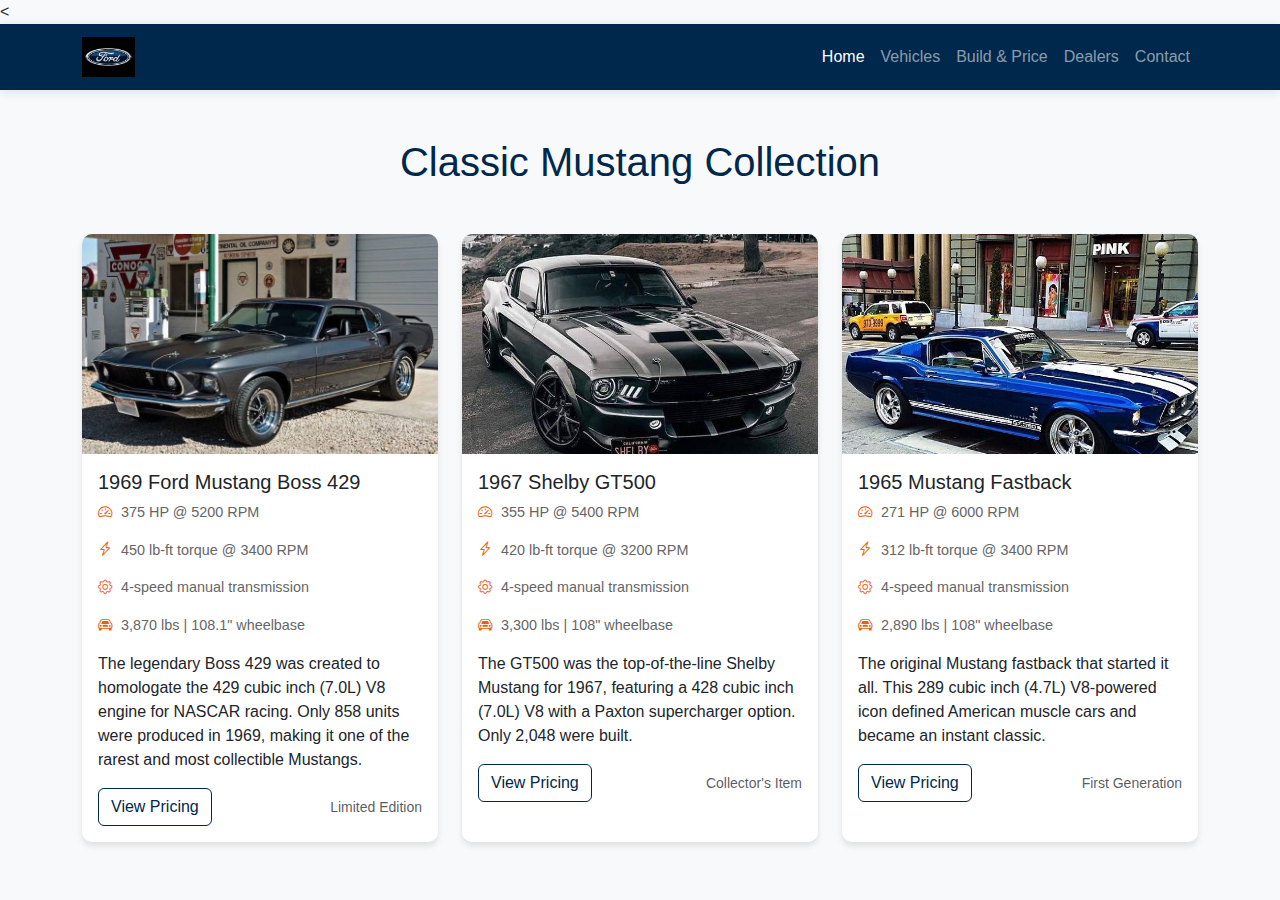
<file: vehicles.html>
<!DOCTYPE html>
<html lang="en">
<head>
  <meta charset="UTF-8">
  <meta name="viewport" content="width=device-width, initial-scale=1.0">
  <title>Ford Classic Mustangs</title>
  <
  <link rel="stylesheet" href="https://cdn.jsdelivr.net/npm/bootstrap-icons@1.11.1/font/bootstrap-icons.css">
  
  <link href="https://cdn.jsdelivr.net/npm/bootstrap@5.3.2/dist/css/bootstrap.min.css" rel="stylesheet">
  <style>
   
    :root {
      --ford-blue: #00274C;
      --ford-orange: #E56310;
      --ford-light: #F5F5F5;
    }
    
    body {
      font-family: 'Segoe UI', Tahoma, Geneva, Verdana, sans-serif;
      background-color: #f8f9fa;
    }
    
    .navbar {
      background-color: var(--ford-blue) !important;
      box-shadow: 0 2px 10px rgba(0, 0, 0, 0.1);
    }
    
    .navbar-brand img {
      height: 40px;
    }
    
    .nav-link {
      font-weight: 500;
      padding: 0.5rem 1rem;
      transition: all 0.3s ease;
    }
    
    .nav-link:hover {
      color: var(--ford-orange) !important;
    }
    
    .card {
      transition: transform 0.3s ease, box-shadow 0.3s ease;
      border: none;
      border-radius: 10px;
      overflow: hidden;
      box-shadow: 0 4px 6px rgba(0, 0, 0, 0.1);
    }
    
    .card:hover {
      transform: translateY(-5px);
      box-shadow: 0 10px 20px rgba(0, 0, 0, 0.15);
    }
    
    .card-img-top {
      height: 220px;
      object-fit: cover;
      transition: transform 0.5s ease;
    }
    
    .card:hover .card-img-top {
      transform: scale(1.05);
    }
    
    .btn-outline-primary {
      border-color: var(--ford-blue);
      color: var(--ford-blue);
    }
    
    .btn-outline-primary:hover {
      background-color: var(--ford-blue);
      color: white;
    }
    
    .vehicle-specs {
      font-size: 0.9rem;
      color: #666;
    }
    
    .spec-icon {
      color: var(--ford-orange);
      margin-right: 5px;
    }
  </style>
</head>
<body>
  
  <nav class="navbar navbar-expand-lg navbar-dark sticky-top">
    <div class="container">
      <a class="navbar-brand" href="index.html">
        <img src="Yes I suffer from Blue Oval Addiction_.jpeg" alt="Ford Logo">
      </a>
      <button class="navbar-toggler" type="button" data-bs-toggle="collapse" data-bs-target="#fordNavbar">
        <span class="navbar-toggler-icon"></span>
      </button>
      <div class="collapse navbar-collapse" id="fordNavbar">
        <ul class="navbar-nav ms-auto mb-2 mb-lg-0">
          <li class="nav-item">
            <a class="nav-link active" href="index.html">Home</a>
          </li>
          <li class="nav-item">
            <a class="nav-link" href="vehicles.html">Vehicles</a>
          </li>
          <li class="nav-item">
            <a class="nav-link" href="build-prices.html">Build & Price</a>
          </li>
          <li class="nav-item">
            <a class="nav-link" href="dealers.html">Dealers</a>
          </li>
          <li class="nav-item">
            <a class="nav-link" href="Contant.html">Contact</a>
          </li>
        </ul>
      </div>
    </div>
  </nav>

  
  <div class="container my-5">
    <h1 class="text-center mb-5" style="color: var(--ford-blue);">Classic Mustang Collection</h1>
    <div class="row row-cols-1 row-cols-md-2 row-cols-lg-3 g-4">
      <div class="col">
        <div class="card h-100">
          <img src="1969 Ford Mustang Boss 429.jpeg" class="card-img-top" alt="1969 Ford Mustang Boss 429">
          <div class="card-body">
            <h5 class="card-title">1969 Ford Mustang Boss 429</h5>
            <div class="vehicle-specs mb-3">
              <p><i class="bi bi-speedometer2 spec-icon"></i> 375 HP @ 5200 RPM</p>
              <p><i class="bi bi-lightning-charge spec-icon"></i> 450 lb-ft torque @ 3400 RPM</p>
              <p><i class="bi bi-gear spec-icon"></i> 4-speed manual transmission</p>
              <p><i class="bi bi-car-front spec-icon"></i> 3,870 lbs | 108.1" wheelbase</p>
            </div>
            <p class="card-text">The legendary Boss 429 was created to homologate the 429 cubic inch (7.0L) V8 engine for NASCAR racing. Only 858 units were produced in 1969, making it one of the rarest and most collectible Mustangs.</p>
            <div class="d-flex justify-content-between align-items-center">
              <a href="build-prices.html" class="btn btn-outline-primary">View Pricing</a>
              <small class="text-muted">Limited Edition</small>
            </div>
          </div>
        </div>
      </div>
      
      
      <div class="col">
        <div class="card h-100">
          <img src="1967 Ford Mustang Shelby GT500.jpeg" class="card-img-top" alt="1967 Ford Mustang Shelby GT500">
          <div class="card-body">
            <h5 class="card-title">1967 Shelby GT500</h5>
            <div class="vehicle-specs mb-3">
              <p><i class="bi bi-speedometer2 spec-icon"></i> 355 HP @ 5400 RPM</p>
              <p><i class="bi bi-lightning-charge spec-icon"></i> 420 lb-ft torque @ 3200 RPM</p>
              <p><i class="bi bi-gear spec-icon"></i> 4-speed manual transmission</p>
              <p><i class="bi bi-car-front spec-icon"></i> 3,300 lbs | 108" wheelbase</p>
            </div>
            <p class="card-text">The GT500 was the top-of-the-line Shelby Mustang for 1967, featuring a 428 cubic inch (7.0L) V8 with a Paxton supercharger option. Only 2,048 were built.</p>
            <div class="d-flex justify-content-between align-items-center">
              <a href="build-prices.html" class="btn btn-outline-primary">View Pricing</a>
              <small class="text-muted">Collector's Item</small>
            </div>
          </div>
        </div>
      </div>
      
      <div class="col">
        <div class="card h-100">
          <img src="Shelby GT350.jpeg" class="card-img-top" alt="1965 Ford Mustang Fastback">
          <div class="card-body">
            <h5 class="card-title">1965 Mustang Fastback</h5>
            <div class="vehicle-specs mb-3">
              <p><i class="bi bi-speedometer2 spec-icon"></i> 271 HP @ 6000 RPM</p>
              <p><i class="bi bi-lightning-charge spec-icon"></i> 312 lb-ft torque @ 3400 RPM</p>
              <p><i class="bi bi-gear spec-icon"></i> 4-speed manual transmission</p>
              <p><i class="bi bi-car-front spec-icon"></i> 2,890 lbs | 108" wheelbase</p>
            </div>
            <p class="card-text">The original Mustang fastback that started it all. This 289 cubic inch (4.7L) V8-powered icon defined American muscle cars and became an instant classic.</p>
            <div class="d-flex justify-content-between align-items-center">
              <a href="build-prices.html" class="btn btn-outline-primary">View Pricing</a>
              <small class="text-muted">First Generation</small>
            </div>
          </div>
        </div>
      </div>
    </div>
  </div>

  
  <script>
    document.addEventListener('DOMContentLoaded', function() {
      
      document.querySelectorAll('a[href^="#"]').forEach(anchor => {
        anchor.addEventListener('click', function (e) {
          e.preventDefault();
          document.querySelector(this.getAttribute('href')).scrollIntoView({
            behavior: 'smooth'
          });
        });
      });
      
     
      const cards = document.querySelectorAll('.card');
      cards.forEach(card => {
        card.addEventListener('mouseenter', function() {
          this.style.transform = 'translateY(-10px)';
        });
        card.addEventListener('mouseleave', function() {
          this.style.transform = 'translateY(0)';
        });
      });
      
      
      window.addEventListener('scroll', function() {
        const navbar = document.querySelector('.navbar');
        if (window.scrollY > 50) {
          navbar.style.padding = '0.5rem 0';
          navbar.style.boxShadow = '0 4px 12px rgba(0, 0, 0, 0.15)';
        } else {
          navbar.style.padding = '1rem 0';
          navbar.style.boxShadow = '0 2px 10px rgba(0, 0, 0, 0.1)';
        }
      });
    });
  </script>

  
  <script src="https://cdn.jsdelivr.net/npm/bootstrap@5.3.2/dist/js/bootstrap.bundle.min.js"></script>
</body>
</html>
</file>
